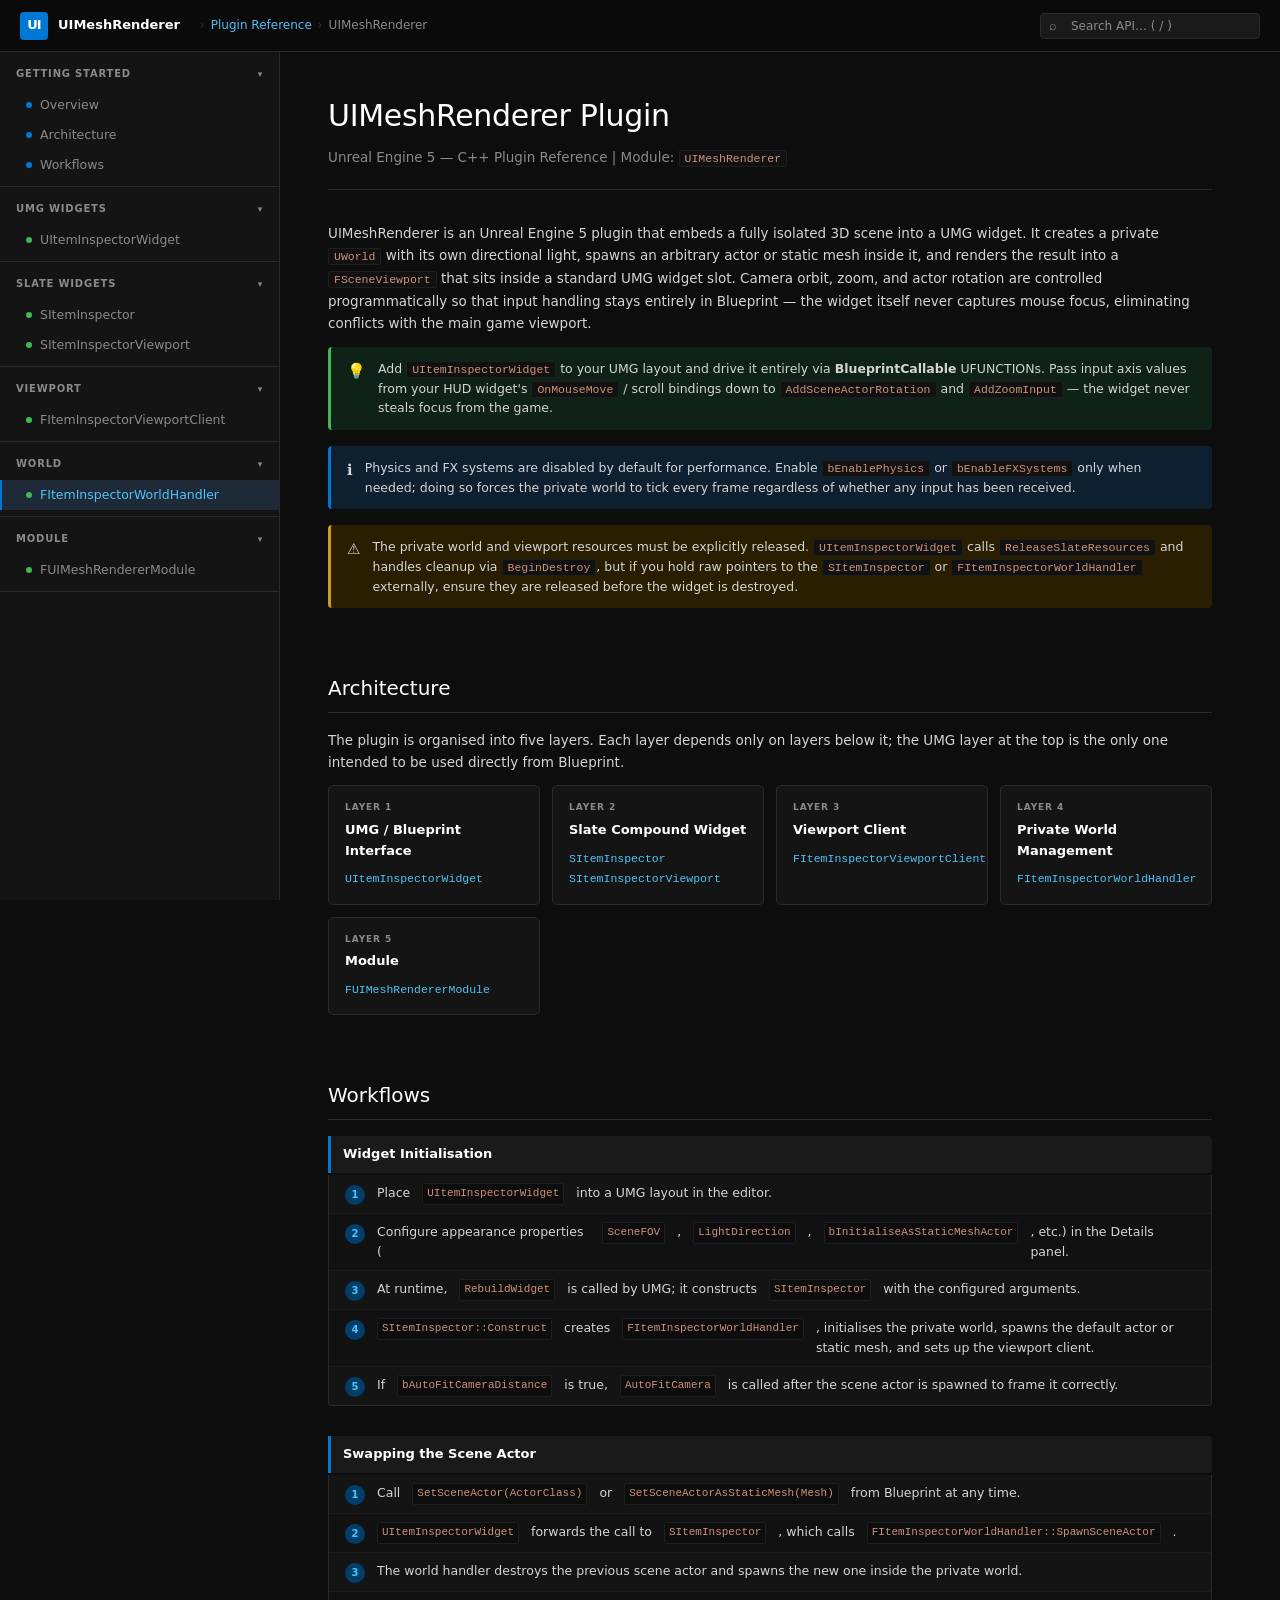
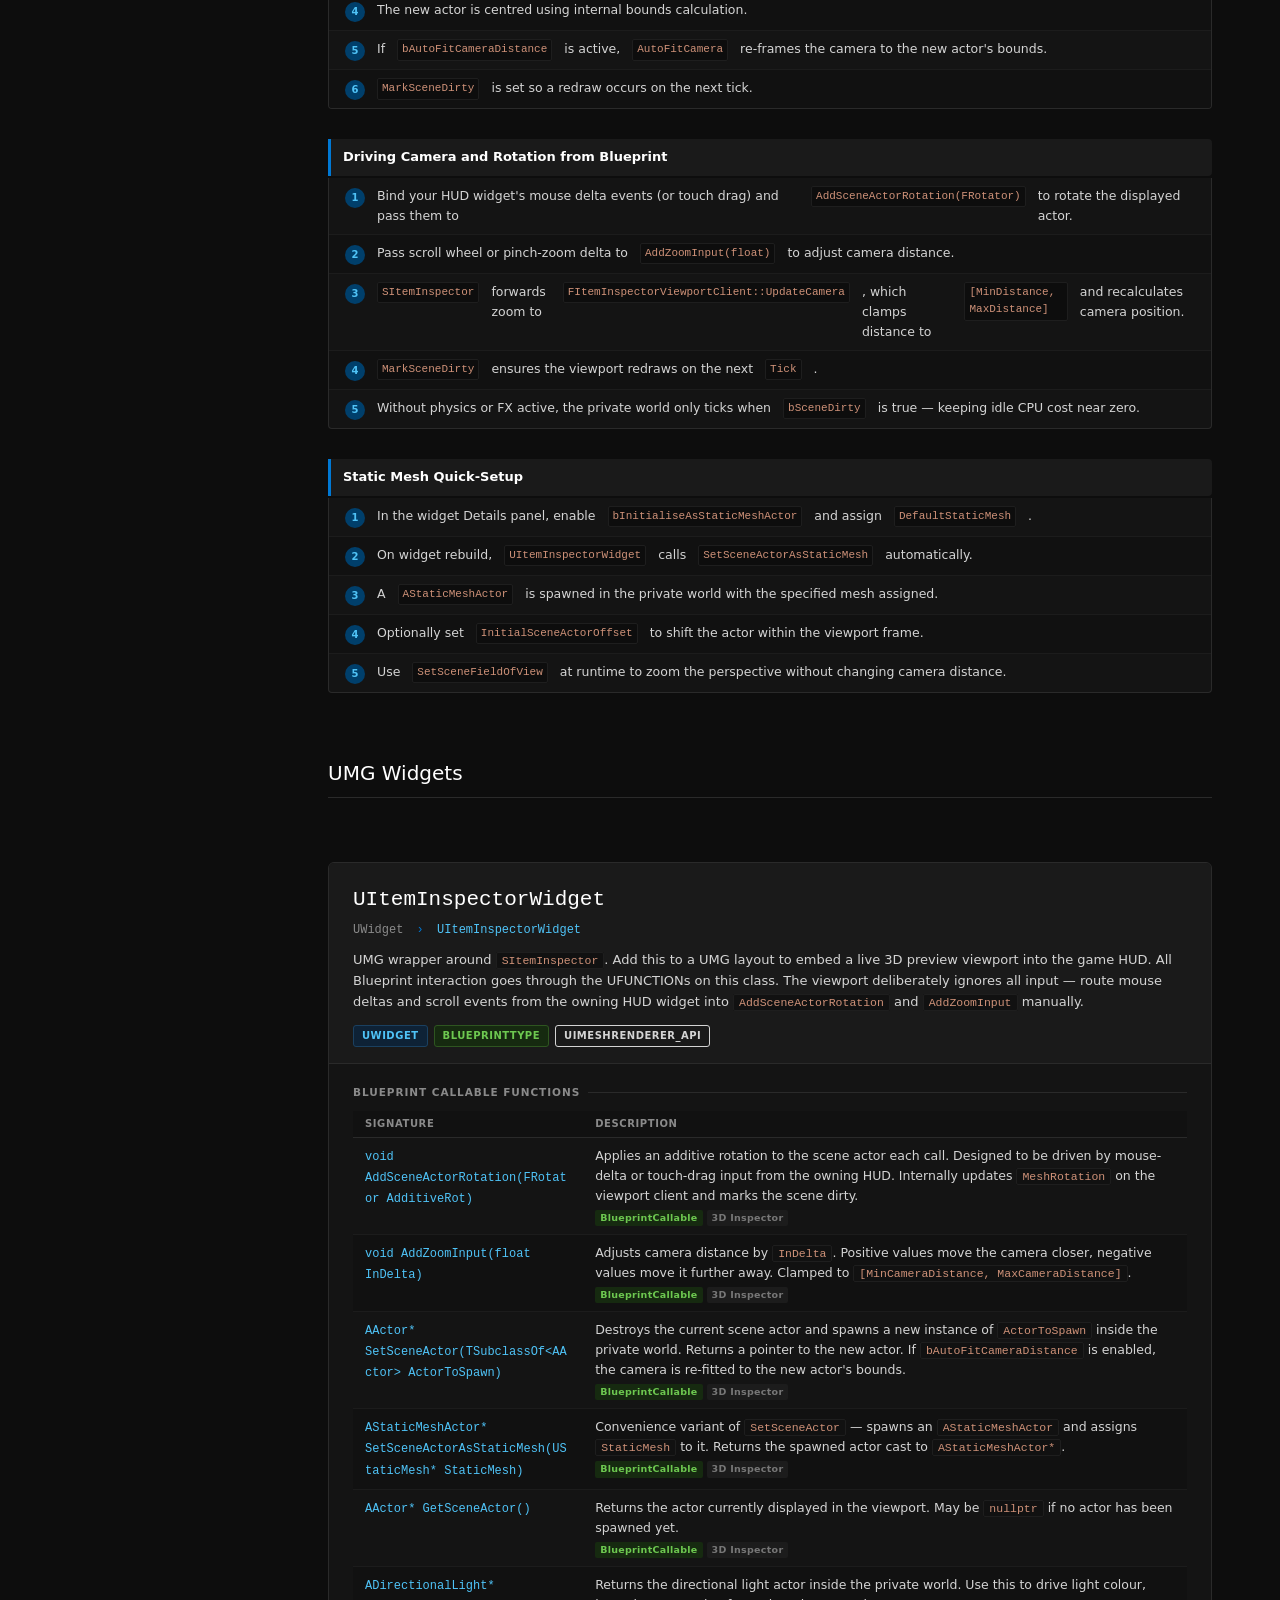
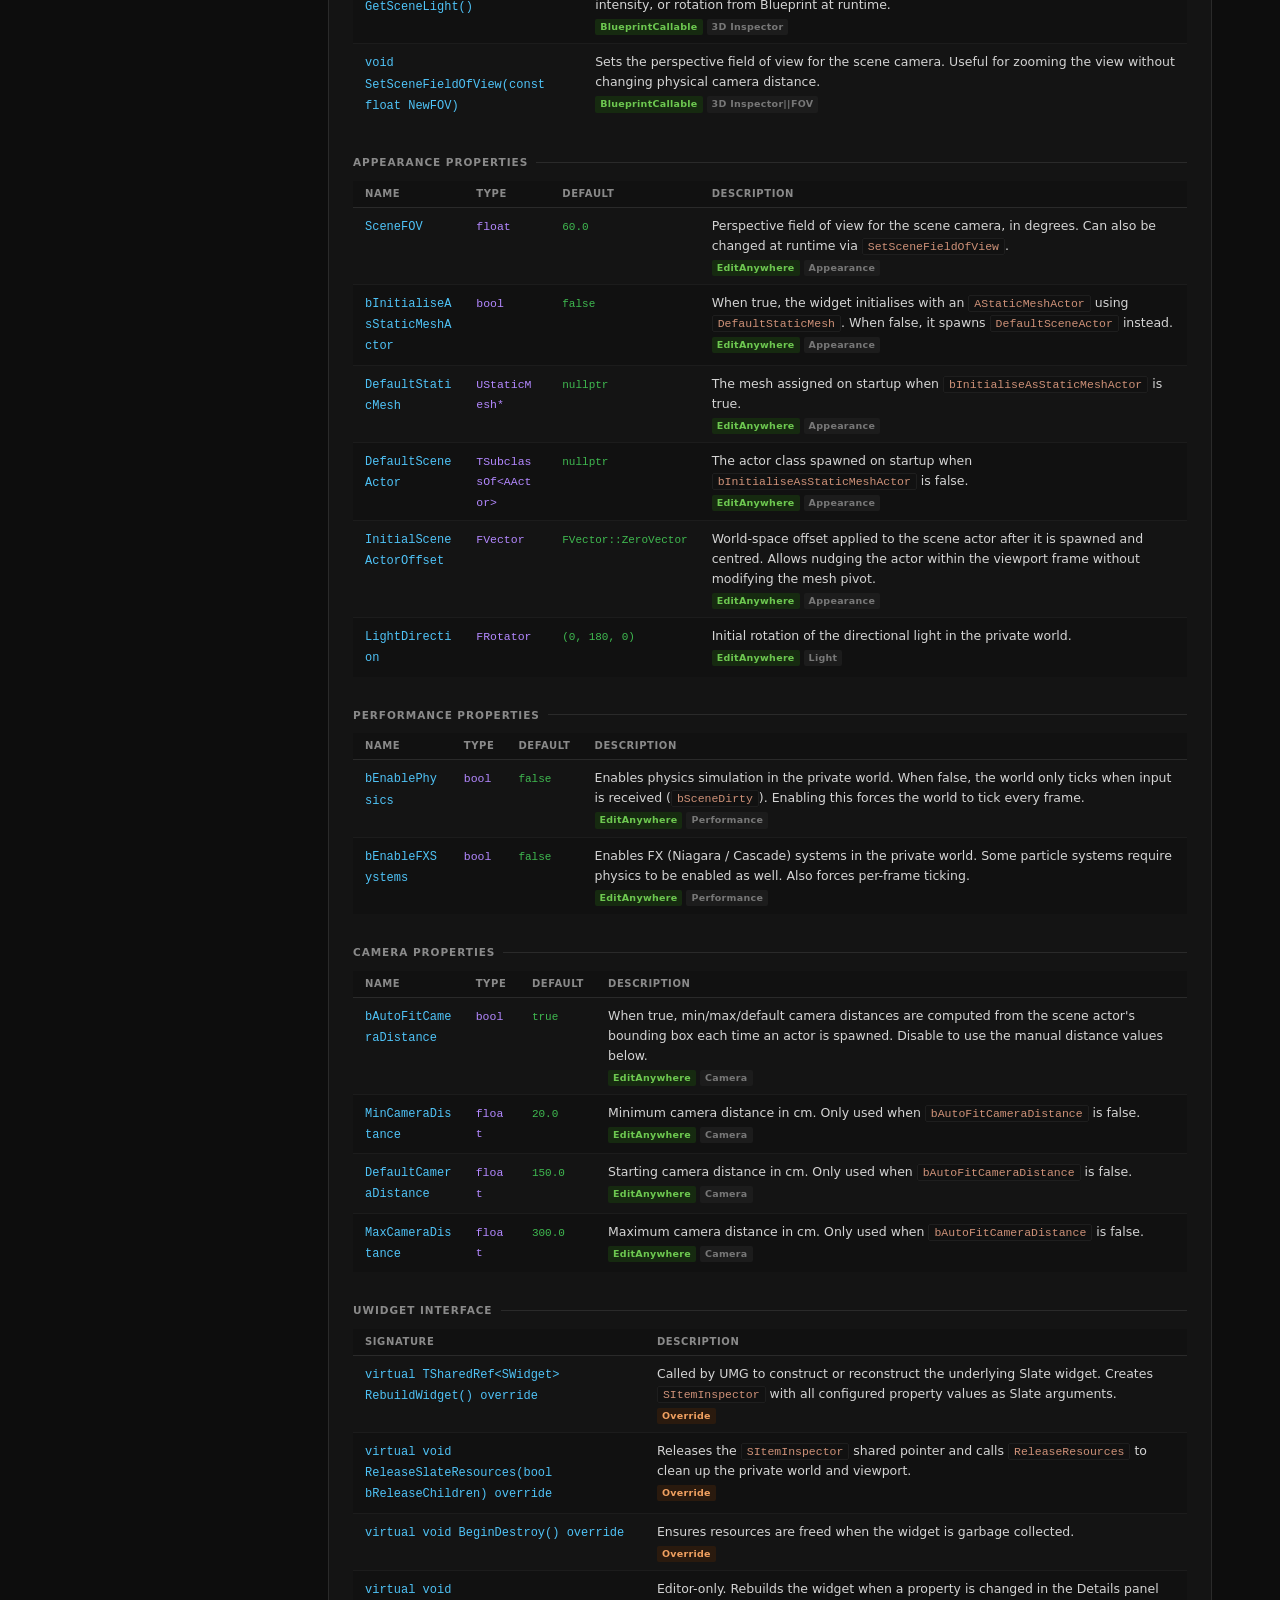
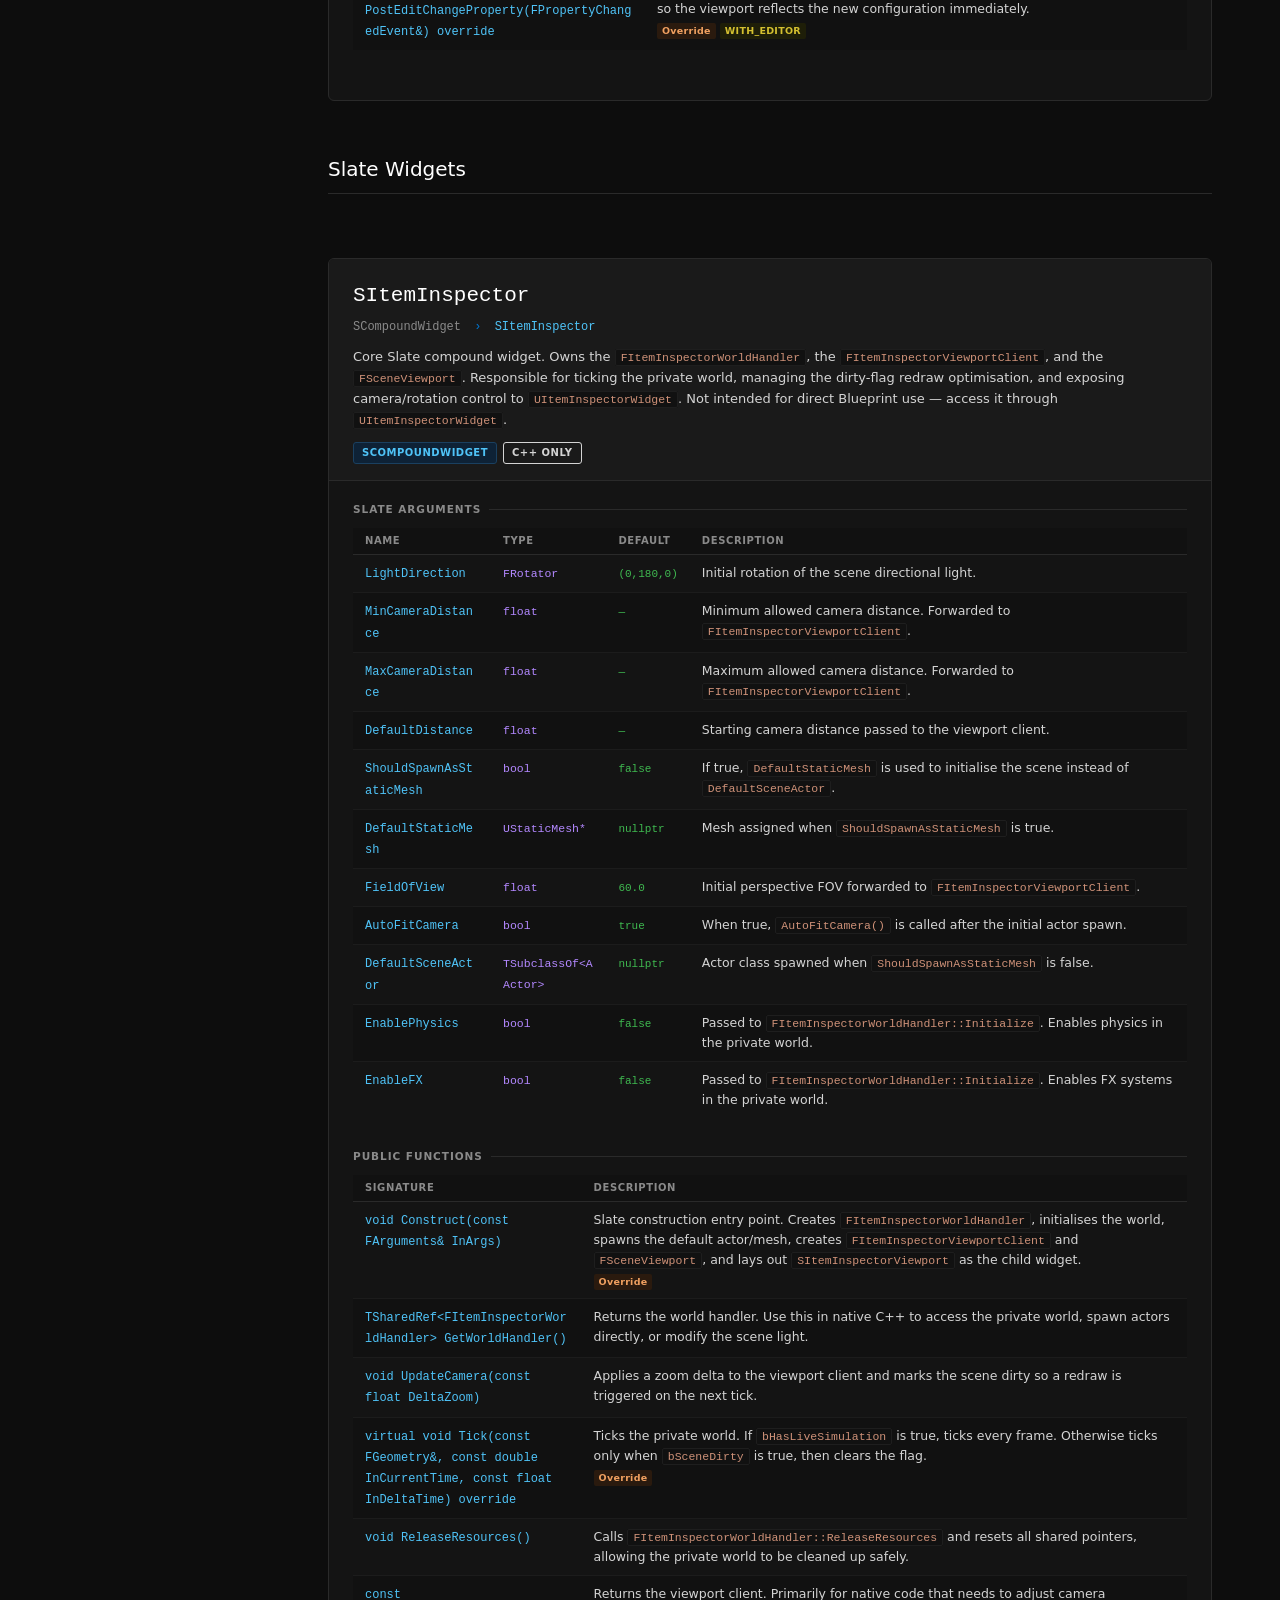
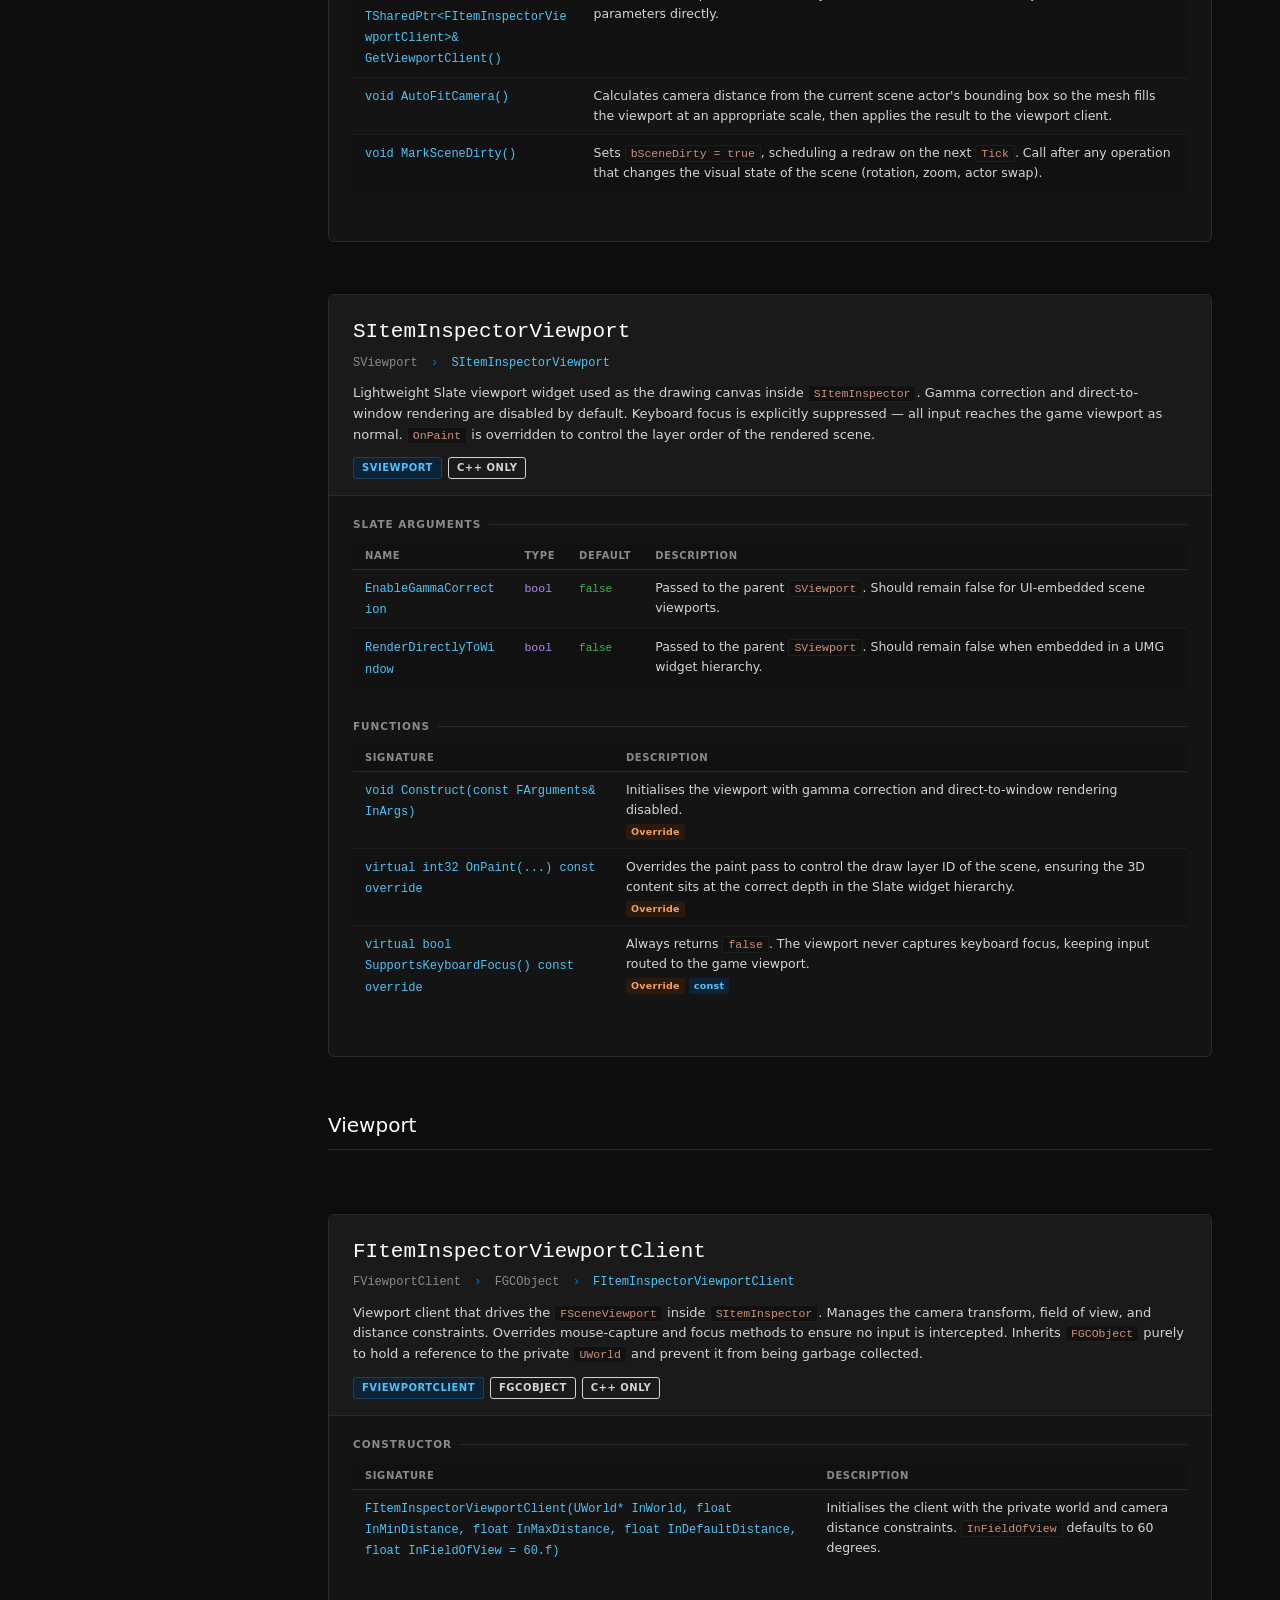
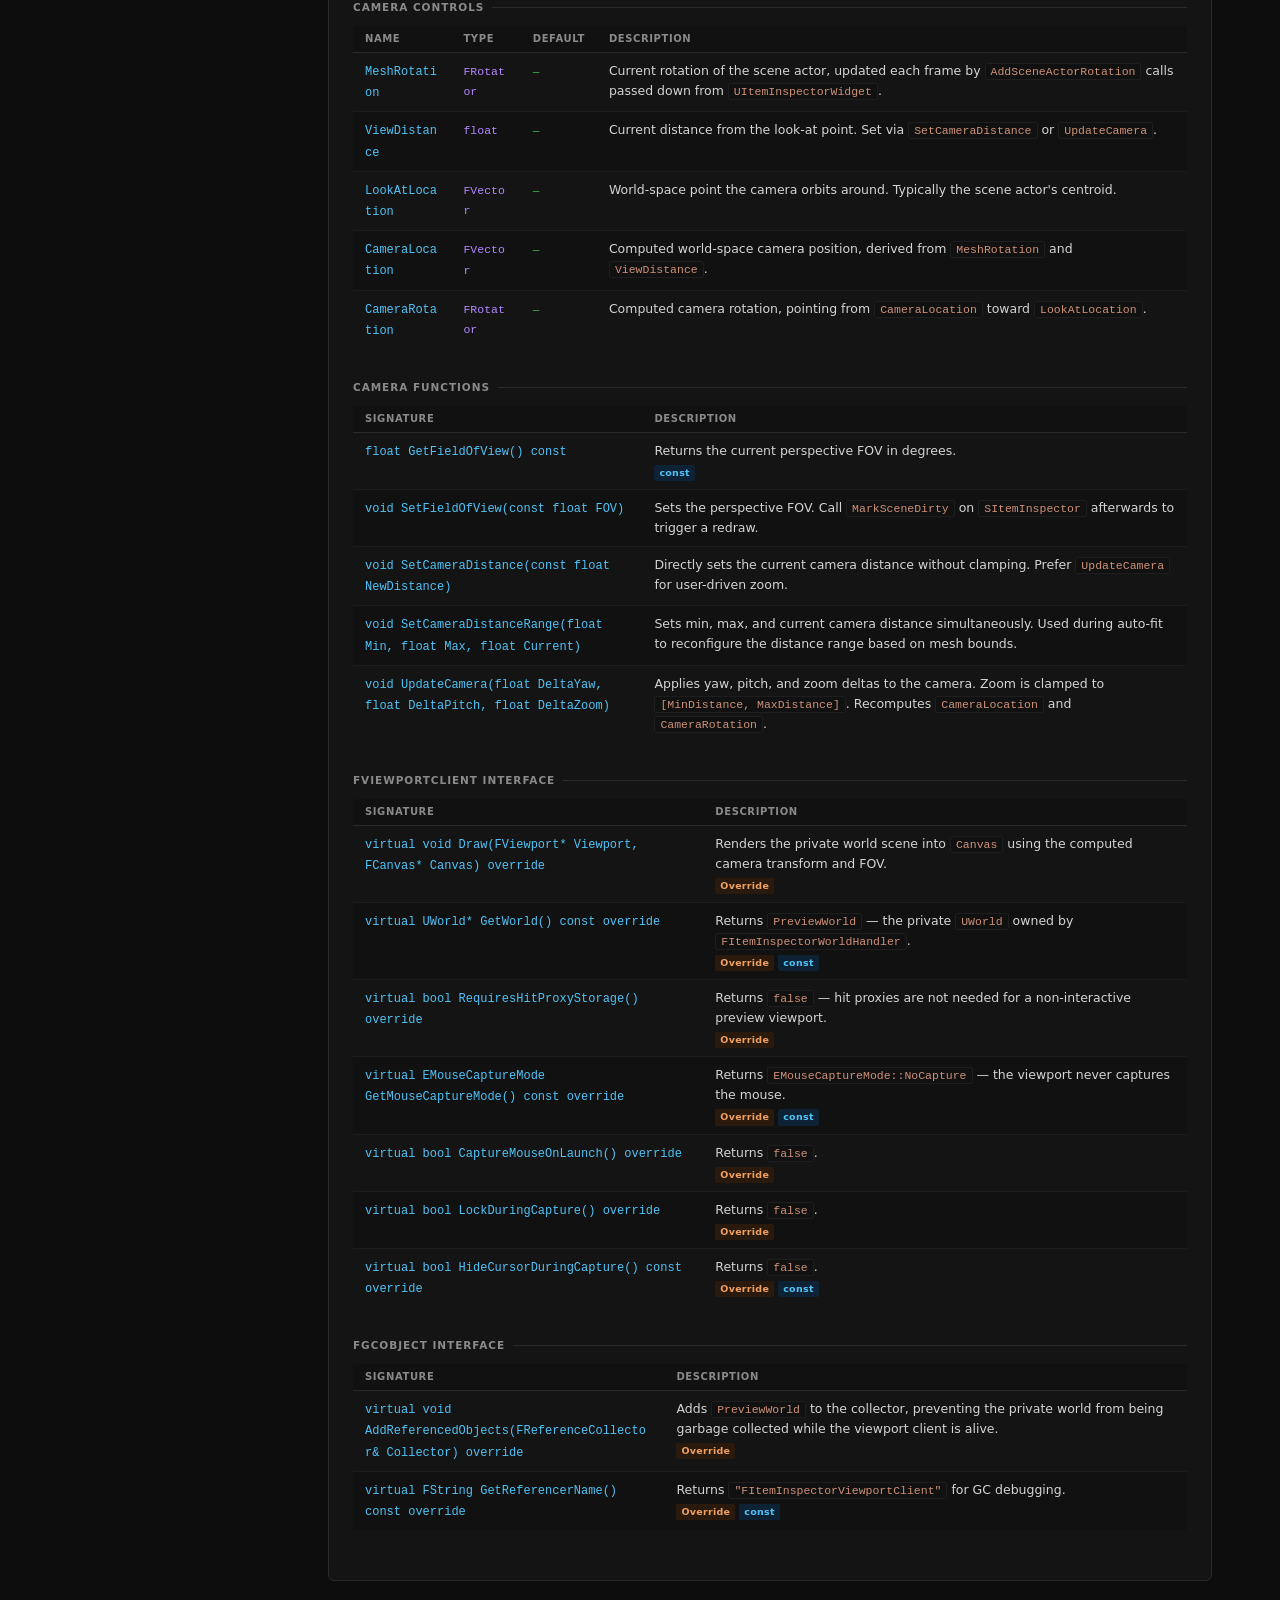
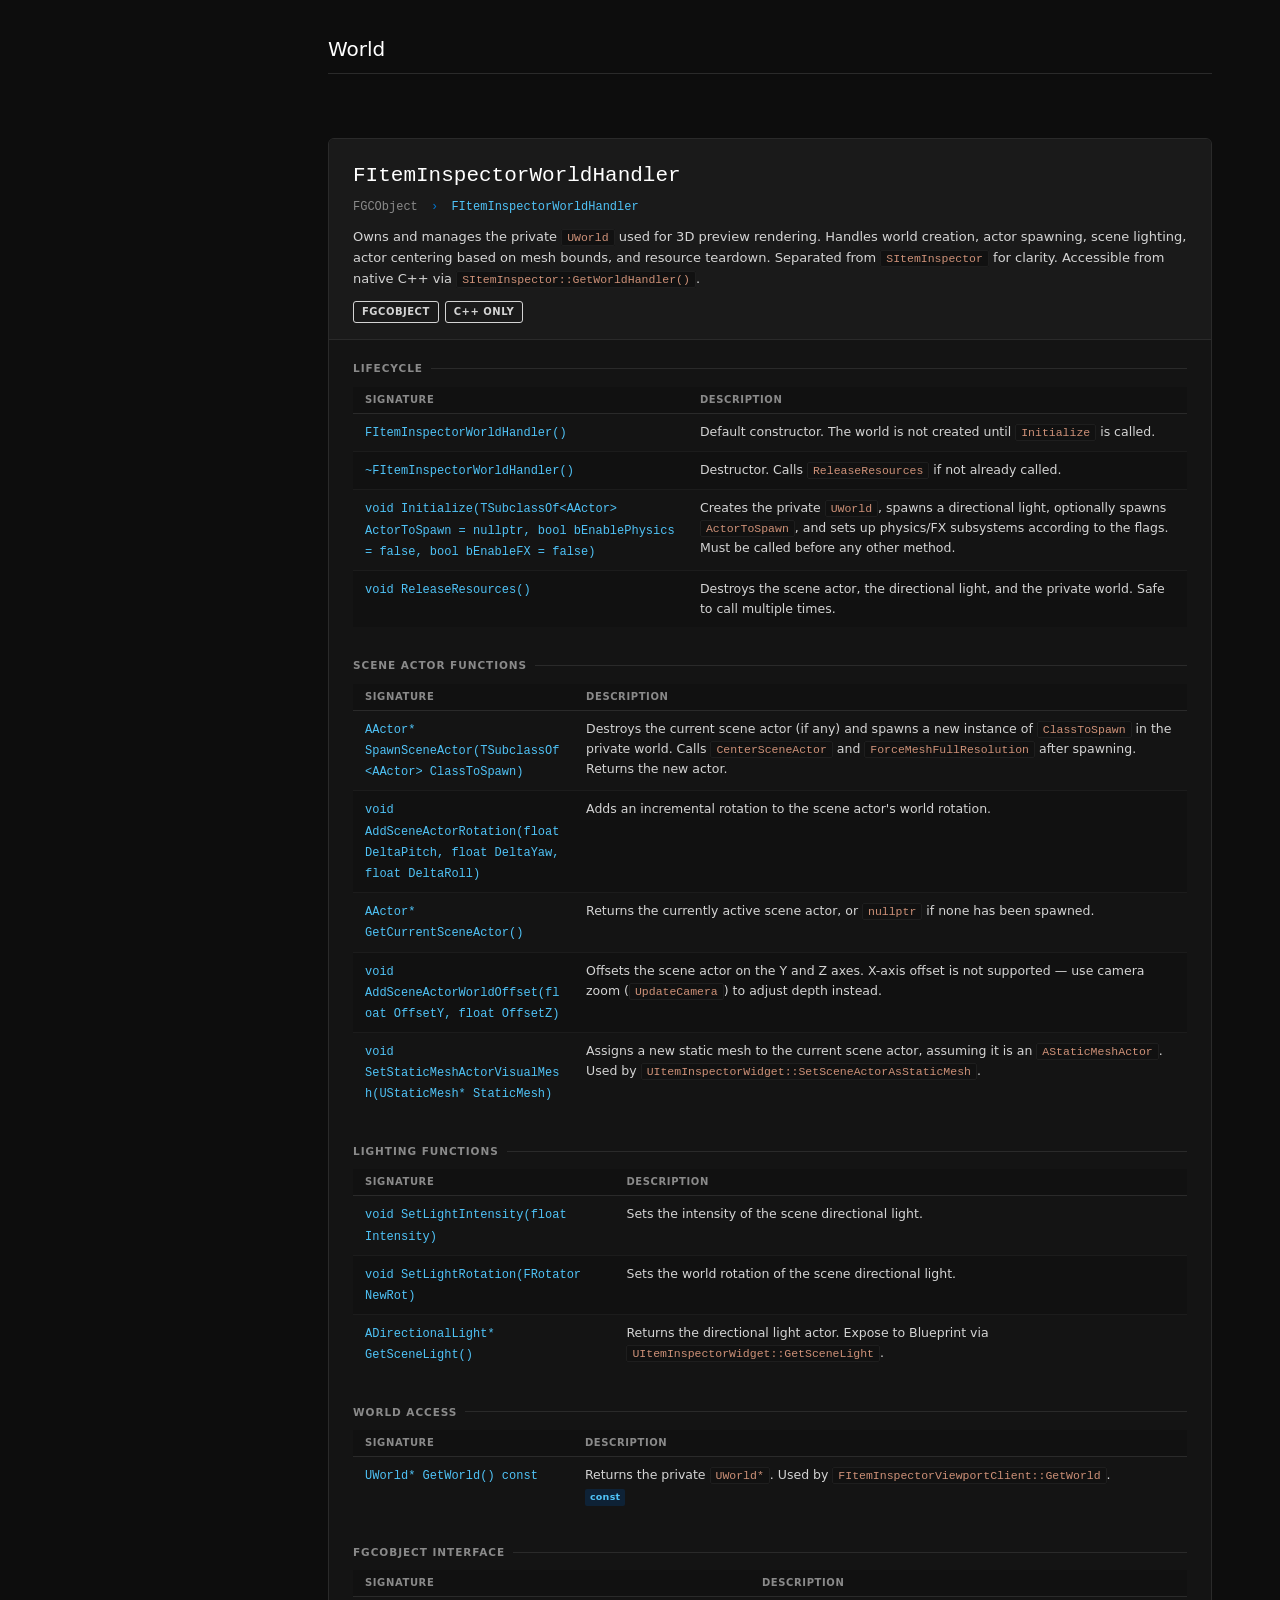
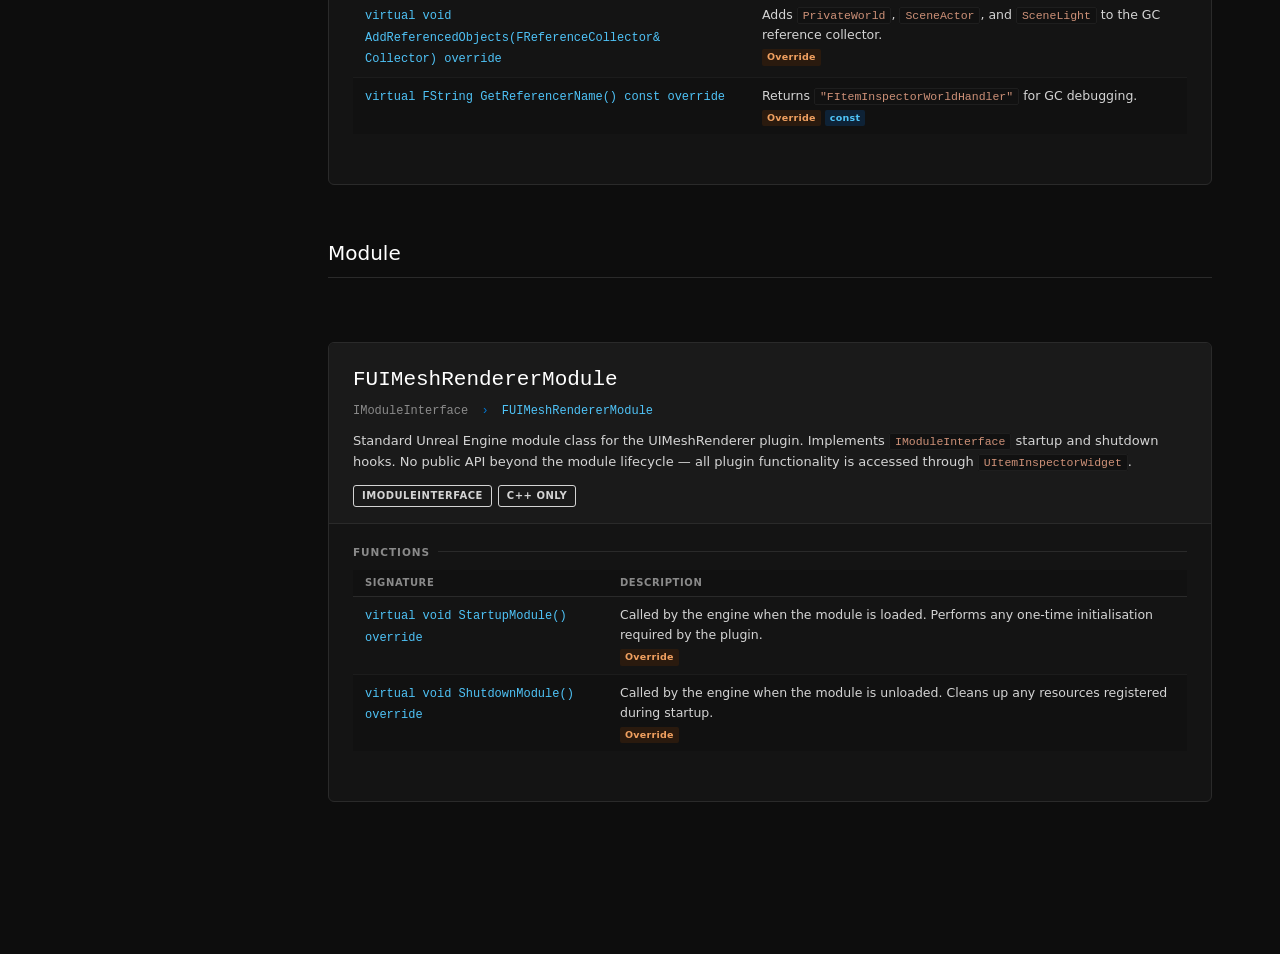
<file: index.html>
<!DOCTYPE html>
<html lang="en">
<head>
    <meta charset="UTF-8">
    <meta name="viewport" content="width=device-width, initial-scale=1.0">
    <title>Plugin Docs</title>
    <link rel="stylesheet" href="style.css">
</head>
<body>
    <header id="topbar"></header>
    <div id="layout">
        <nav id="sidebar"></nav>
        <main id="content"></main>
    </div>
    <!-- Swap this line to change the active plugin: -->
    <script src="uimeshrenderer.js"></script>
    <script src="renderer.js"></script>
</body>
</html>
</file>
<file: style.css>
/* DMT_AI_V2 Plugin Documentation — Unreal Engine dark theme */

:root {
    --bg-primary:       #0d0d0d;
    --bg-secondary:     #141414;
    --bg-tertiary:      #1a1a1a;
    --bg-code:          #111111;
    --bg-table-alt:     #161616;
    --bg-hover:         #1f2a38;
    --border:           #2a2a2a;
    --border-accent:    #004a8f;

    --text-primary:     #d4d4d4;
    --text-secondary:   #8a8a8a;
    --text-heading:     #ffffff;
    --text-link:        #4fc3f7;
    --text-link-hover:  #81d4fa;
    --text-code:        #ce9178;

    --accent-blue:      #0078d4;
    --accent-blue-dim:  #003f6b;
    --accent-green:     #3fb950;
    --accent-yellow:    #d29922;
    --accent-purple:    #b388ff;
    --accent-red:       #f47067;
    --accent-teal:      #39c5cf;

    --nav-width:        280px;
    --topbar-height:    52px;
    --font-main:        'Segoe UI', system-ui, -apple-system, sans-serif;
    --font-mono:        'Cascadia Code', 'Consolas', 'Courier New', monospace;
}

*, *::before, *::after { box-sizing: border-box; margin: 0; padding: 0; }

html { font-size: 14px; scroll-behavior: smooth; }

body {
    background: var(--bg-primary);
    color: var(--text-primary);
    font-family: var(--font-main);
    line-height: 1.6;
    min-height: 100vh;
}

/* ── TOP BAR ──────────────────────────────────────── */
#topbar {
    position: fixed;
    top: 0; left: 0; right: 0;
    height: var(--topbar-height);
    background: #0a0a0a;
    border-bottom: 1px solid var(--border);
    display: flex;
    align-items: center;
    padding: 0 20px;
    gap: 20px;
    z-index: 200;
}

#topbar .logo {
    display: flex;
    align-items: center;
    gap: 10px;
    text-decoration: none;
    flex-shrink: 0;
}

#topbar .logo .logo-icon {
    width: 28px; height: 28px;
    background: var(--accent-blue);
    border-radius: 4px;
    display: flex; align-items: center; justify-content: center;
    font-weight: 900;
    font-size: 13px;
    color: #fff;
    letter-spacing: -1px;
}

#topbar .logo-text {
    font-size: 13px;
    font-weight: 600;
    color: var(--text-heading);
    white-space: nowrap;
}

#topbar .logo-text span { color: var(--accent-blue); }

#topbar .breadcrumb {
    font-size: 12px;
    color: var(--text-secondary);
    display: flex;
    align-items: center;
    gap: 6px;
    flex: 1;
}

#topbar .breadcrumb a { color: var(--text-link); text-decoration: none; }
#topbar .breadcrumb a:hover { color: var(--text-link-hover); }
#topbar .breadcrumb .sep { color: #333; }

#search-wrap {
    position: relative;
    flex-shrink: 0;
}

#search {
    background: var(--bg-tertiary);
    border: 1px solid var(--border);
    border-radius: 4px;
    color: var(--text-primary);
    font-family: var(--font-main);
    font-size: 12px;
    padding: 5px 10px 5px 30px;
    width: 220px;
    outline: none;
    transition: border-color .15s;
}
#search:focus { border-color: var(--accent-blue); }
#search::placeholder { color: var(--text-secondary); }

#search-icon {
    position: absolute;
    left: 9px; top: 50%;
    transform: translateY(-50%);
    color: var(--text-secondary);
    font-size: 13px;
    pointer-events: none;
}

#search-results {
    position: absolute;
    top: calc(100% + 4px);
    right: 0;
    width: 340px;
    background: var(--bg-tertiary);
    border: 1px solid var(--border);
    border-radius: 4px;
    box-shadow: 0 8px 24px rgba(0,0,0,.6);
    z-index: 300;
    display: none;
    max-height: 380px;
    overflow-y: auto;
}
#search-results.open { display: block; }

.sr-item {
    padding: 8px 14px;
    cursor: pointer;
    border-bottom: 1px solid var(--border);
    font-size: 12px;
}
.sr-item:last-child { border-bottom: none; }
.sr-item:hover { background: var(--bg-hover); }
.sr-name { color: var(--text-link); font-family: var(--font-mono); }
.sr-ctx  { color: var(--text-secondary); font-size: 11px; margin-top: 2px; }

/* ── LAYOUT ───────────────────────────────────────── */
#layout {
    display: flex;
    padding-top: var(--topbar-height);
    min-height: 100vh;
}

/* ── SIDEBAR ──────────────────────────────────────── */
#sidebar {
    position: fixed;
    top: var(--topbar-height);
    left: 0;
    bottom: 0;
    width: var(--nav-width);
    background: var(--bg-secondary);
    border-right: 1px solid var(--border);
    overflow-y: auto;
    overflow-x: hidden;
    z-index: 100;
    scrollbar-width: thin;
    scrollbar-color: #2a2a2a transparent;
}
#sidebar::-webkit-scrollbar { width: 4px; }
#sidebar::-webkit-scrollbar-thumb { background: #2a2a2a; border-radius: 2px; }

.nav-section {
    padding: 6px 0;
    border-bottom: 1px solid var(--border);
}

.nav-section-header {
    display: flex;
    align-items: center;
    justify-content: space-between;
    padding: 8px 16px;
    cursor: pointer;
    user-select: none;
    font-size: 10px;
    font-weight: 700;
    letter-spacing: .08em;
    text-transform: uppercase;
    color: var(--text-secondary);
    transition: color .15s;
}
.nav-section-header:hover { color: var(--text-primary); }
.nav-section-header .chevron { transition: transform .2s; font-size: 9px; }
.nav-section.collapsed .chevron { transform: rotate(-90deg); }
.nav-section.collapsed .nav-items { display: none; }

.nav-items { list-style: none; }

.nav-item a {
    display: flex;
    align-items: center;
    gap: 8px;
    padding: 5px 16px 5px 24px;
    font-size: 12.5px;
    color: var(--text-secondary);
    text-decoration: none;
    transition: color .12s, background .12s;
    border-left: 2px solid transparent;
    white-space: nowrap;
    overflow: hidden;
    text-overflow: ellipsis;
}
.nav-item a:hover { color: var(--text-primary); background: var(--bg-tertiary); }
.nav-item a.active {
    color: var(--text-link);
    border-left-color: var(--accent-blue);
    background: var(--bg-hover);
}

.type-dot {
    width: 6px; height: 6px;
    border-radius: 50%;
    flex-shrink: 0;
}
.dot-actor     { background: #d4c030; }
.dot-component { background: var(--accent-green); }
.dot-script    { background: var(--accent-purple); }
.dot-object    { background: var(--accent-teal); }
.dot-interface { background: var(--accent-yellow); }
.dot-library   { background: var(--accent-red); }
.dot-overview  { background: var(--accent-blue); }

/* ── MAIN CONTENT ─────────────────────────────────── */
#content {
    margin-left: var(--nav-width);
    flex: 1;
    max-width: 980px;
    padding: 40px 48px 100px;
    min-width: 0;
    overflow-x: auto;
}

.doc-section {
    margin-bottom: 64px;
    scroll-margin-top: calc(var(--topbar-height) + 20px);
}

.page-title {
    font-size: 30px;
    font-weight: 300;
    color: var(--text-heading);
    letter-spacing: -.3px;
    margin-bottom: 6px;
}

.page-subtitle {
    font-size: 13.5px;
    color: var(--text-secondary);
    margin-bottom: 32px;
    padding-bottom: 20px;
    border-bottom: 1px solid var(--border);
}

.section-title {
    font-size: 20px;
    font-weight: 400;
    color: var(--text-heading);
    margin-bottom: 16px;
    padding-bottom: 8px;
    border-bottom: 1px solid var(--border);
}

p {
    margin-bottom: 12px;
    font-size: 13.5px;
    line-height: 1.65;
}

/* ── CLASS CARD ───────────────────────────────────── */
.class-card {
    background: var(--bg-secondary);
    border: 1px solid var(--border);
    border-radius: 6px;
    margin-bottom: 52px;
    overflow: hidden;
    scroll-margin-top: calc(var(--topbar-height) + 20px);
}

.class-header {
    padding: 20px 24px 16px;
    background: var(--bg-tertiary);
    border-bottom: 1px solid var(--border);
}

.class-name {
    font-size: 21px;
    font-weight: 500;
    color: var(--text-heading);
    font-family: var(--font-mono);
    margin-bottom: 5px;
}

.class-parents {
    font-size: 12px;
    color: var(--text-secondary);
    font-family: var(--font-mono);
    margin-bottom: 10px;
}
.class-parents .arrow { color: var(--accent-blue); margin: 0 6px; }
.class-parents .parent { color: var(--text-link); }

.class-description {
    font-size: 13px;
    color: var(--text-primary);
    line-height: 1.6;
    margin-bottom: 12px;
}

.badge-row { display: flex; flex-wrap: wrap; gap: 6px; }

.badge {
    display: inline-flex;
    align-items: center;
    padding: 2px 8px;
    border-radius: 3px;
    font-size: 10px;
    font-weight: 600;
    letter-spacing: .05em;
    text-transform: uppercase;
    border: 1px solid;
}
.badge-blueprintable { background: #162a10; border-color: #2e5520; color: #6dc850; }
.badge-component     { background: #0e2236; border-color: #1a4060; color: #4fc3f7; }
.badge-actor         { background: #1e1e08; border-color: #3a3a10; color: #d4c030; }
.badge-object        { background: #1a0e2a; border-color: #36205a; color: #b388ff; }
.badge-library       { background: #2a0e0e; border-color: #5a1a1a; color: #f47067; }
.badge-interface-b   { background: #0e2a2a; border-color: #1a5050; color: #39c5cf; }

.class-body { padding: 20px 24px; }

/* ── MEMBER TABLES ────────────────────────────────── */
.member-group { margin-bottom: 30px; }

.member-group-title {
    font-size: 10.5px;
    font-weight: 700;
    letter-spacing: .09em;
    text-transform: uppercase;
    color: var(--text-secondary);
    margin-bottom: 10px;
    display: flex;
    align-items: center;
    gap: 8px;
}
.member-group-title::after {
    content: '';
    flex: 1;
    height: 1px;
    background: var(--border);
}

.member-group {
    overflow-x: auto;
}

.member-table {
    width: 100%;
    min-width: 520px;
    border-collapse: collapse;
    font-size: 12.5px;
}

.member-table th {
    text-align: left;
    padding: 5px 12px;
    font-size: 10px;
    font-weight: 700;
    letter-spacing: .06em;
    text-transform: uppercase;
    color: var(--text-secondary);
    border-bottom: 1px solid var(--border);
    background: #111;
}

.member-table td {
    padding: 8px 12px;
    border-bottom: 1px solid #1c1c1c;
    vertical-align: top;
}

.member-table tr:last-child td { border-bottom: none; }
.member-table tr:nth-child(even) td { background: #111; }
.member-table tr:hover td { background: var(--bg-hover); }

.member-name {
    font-family: var(--font-mono);
    color: var(--text-link);
    font-size: 12px;
    word-break: break-word;
}

.member-type {
    font-family: var(--font-mono);
    color: var(--accent-purple);
    font-size: 11.5px;
    word-break: break-word;
}

.member-default {
    font-family: var(--font-mono);
    color: var(--accent-green);
    font-size: 11px;
}

.member-desc { color: var(--text-primary); font-size: 12.5px; line-height: 1.5; }

.meta-tags { display: flex; flex-wrap: wrap; gap: 4px; margin-top: 4px; }

.meta-tag {
    font-size: 9.5px;
    padding: 1px 5px;
    border-radius: 2px;
    font-weight: 600;
    letter-spacing: .03em;
}
.meta-bp     { background: #162a10; color: #6dc850; }
.meta-pure   { background: #0e2236; color: #4fc3f7; }
.meta-native { background: #1e1e08; color: #d4c030; }
.meta-impl   { background: #2a1a0e; color: #f0a060; }
.meta-prot   { background: #2a0e2a; color: #c080e0; }
.meta-cat    { background: #1c1c1c; color: #777; }

/* ── ENUM / STRUCT ────────────────────────────────── */
.enum-block, .struct-block {
    background: var(--bg-code);
    border: 1px solid var(--border);
    border-left: 3px solid var(--accent-blue);
    border-radius: 4px;
    padding: 16px 20px;
    margin-bottom: 20px;
    font-family: var(--font-mono);
    font-size: 12.5px;
    overflow-x: auto;
}

.enum-block-title, .struct-block-title {
    font-size: 13px;
    font-weight: 600;
    color: var(--accent-purple);
    margin-bottom: 10px;
    font-family: var(--font-mono);
}

.enum-row {
    display: flex;
    align-items: baseline;
    gap: 14px;
    padding: 3px 0;
}
.enum-row .er-name { color: var(--accent-teal); min-width: 130px; word-break: break-word; }
.enum-row .er-desc { color: var(--text-secondary); font-size: 11.5px; font-family: var(--font-main); }

/* ── DELEGATES ────────────────────────────────────── */
.delegate-item {
    background: var(--bg-tertiary);
    border: 1px solid var(--border);
    border-radius: 4px;
    padding: 12px 16px;
    margin-bottom: 10px;
}
.delegate-sig {
    font-family: var(--font-mono);
    color: var(--text-link);
    font-size: 12.5px;
    margin-bottom: 5px;
}
.delegate-desc { color: var(--text-primary); font-size: 12.5px; }

/* ── WORKFLOW ─────────────────────────────────────── */
.workflow { margin-bottom: 30px; }

.workflow-title {
    font-size: 13px;
    font-weight: 600;
    color: var(--text-heading);
    padding: 8px 12px;
    background: var(--bg-tertiary);
    border-left: 3px solid var(--accent-blue);
    border-radius: 0 4px 4px 0;
    margin-bottom: 2px;
}

.workflow-steps {
    counter-reset: wstep;
    list-style: none;
    background: var(--bg-secondary);
    border: 1px solid var(--border);
    border-top: none;
    border-radius: 0 0 4px 4px;
    overflow: hidden;
}

.workflow-steps li {
    counter-increment: wstep;
    display: flex;
    align-items: flex-start;
    gap: 12px;
    padding: 8px 16px;
    font-size: 12.5px;
    border-bottom: 1px solid #1c1c1c;
}
.workflow-steps li:last-child { border-bottom: none; }
.workflow-steps li:nth-child(even) { background: #111; }

.workflow-steps li::before {
    content: counter(wstep);
    display: flex;
    align-items: center;
    justify-content: center;
    min-width: 20px;
    height: 20px;
    border-radius: 50%;
    background: var(--accent-blue-dim);
    color: var(--text-link);
    font-size: 10px;
    font-weight: 700;
    flex-shrink: 0;
    margin-top: 2px;
}

.workflow-steps code {
    font-family: var(--font-mono);
    font-size: 11px;
    color: var(--text-code);
    background: #0d0d0d;
    padding: 1px 4px;
    border-radius: 2px;
}

/* ── ARCH GRID ────────────────────────────────────── */
.arch-grid {
    display: grid;
    grid-template-columns: repeat(auto-fill, minmax(210px, 1fr));
    gap: 12px;
    margin-bottom: 28px;
}

.arch-card {
    background: var(--bg-secondary);
    border: 1px solid var(--border);
    border-radius: 5px;
    padding: 14px 16px;
}

.arch-layer-num {
    font-size: 9px;
    font-weight: 700;
    letter-spacing: .1em;
    text-transform: uppercase;
    color: var(--text-secondary);
    margin-bottom: 5px;
}

.arch-layer-name {
    font-size: 13px;
    font-weight: 600;
    color: var(--text-heading);
    margin-bottom: 8px;
}

.arch-items {
    list-style: none;
    font-family: var(--font-mono);
    font-size: 11.5px;
}
.arch-items li { padding: 1px 0; color: var(--text-link); }

/* ── CALLOUTS ─────────────────────────────────────── */
.callout {
    display: flex;
    gap: 12px;
    padding: 12px 16px;
    border-radius: 4px;
    margin-bottom: 16px;
    font-size: 12.5px;
    line-height: 1.55;
}
.callout-note { background: #0e1f30; border-left: 3px solid var(--accent-blue); }
.callout-tip  { background: #0e2218; border-left: 3px solid var(--accent-green); }
.callout-warn { background: #2a1e00; border-left: 3px solid var(--accent-yellow); }
.callout-icon { font-size: 15px; flex-shrink: 0; margin-top: 1px; }

/* ── INLINE CODE ──────────────────────────────────── */
code {
    font-family: var(--font-mono);
    font-size: 11.5px;
    color: var(--text-code);
    background: var(--bg-code);
    padding: 1px 5px;
    border-radius: 2px;
    border: 1px solid #1e1e1e;
}

/* ── SCROLLBAR ────────────────────────────────────── */
::-webkit-scrollbar { width: 6px; height: 6px; }
::-webkit-scrollbar-track { background: transparent; }
::-webkit-scrollbar-thumb { background: #2a2a2a; border-radius: 3px; }
::-webkit-scrollbar-thumb:hover { background: #3a3a3a; }

@media (max-width: 880px) {
    #sidebar { display: none; }
    #content { margin-left: 0; padding: 20px 20px 60px; }
}
</file>
